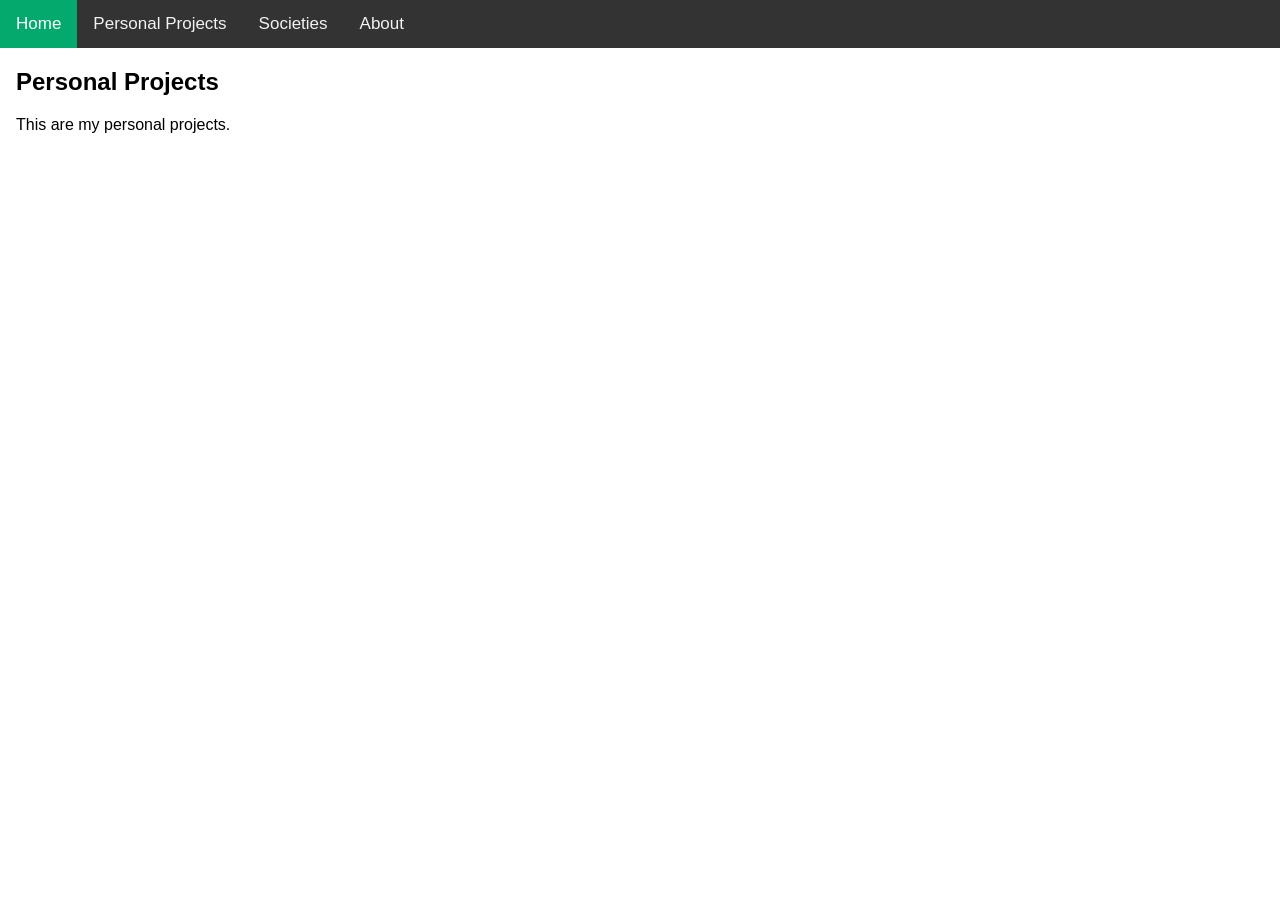
<file: personal_projects.html>
<html>
<head>
<meta name="viewport" content="width=device-width, initial-scale=1">
<style>
body {
  margin: 0;
  font-family: Arial, Helvetica, sans-serif;
}

.topnav {
  overflow: hidden;
  background-color: #333;
}

.topnav a {
  float: left;
  color: #f2f2f2;
  text-align: center;
  padding: 14px 16px;
  text-decoration: none;
  font-size: 17px;
}

.topnav a:hover {
  background-color: #ddd;
  color: black;
}

.topnav a.active {
  background-color: #04AA6D;
  color: white;
}
</style>
</head>
<body>
  <div class="topnav">
  <a class="active" href="index.html">Home</a>
  <a href="personal_projects.html">Personal Projects</a>
  <a href="societies.html">Societies</a>
  <a href="#about">About</a>
  </div>

<div style="padding-left:16px">

  <h2>Personal Projects</h2>
  <p>This are my personal projects.</p>
    </div>
<body>
<html>
</file>
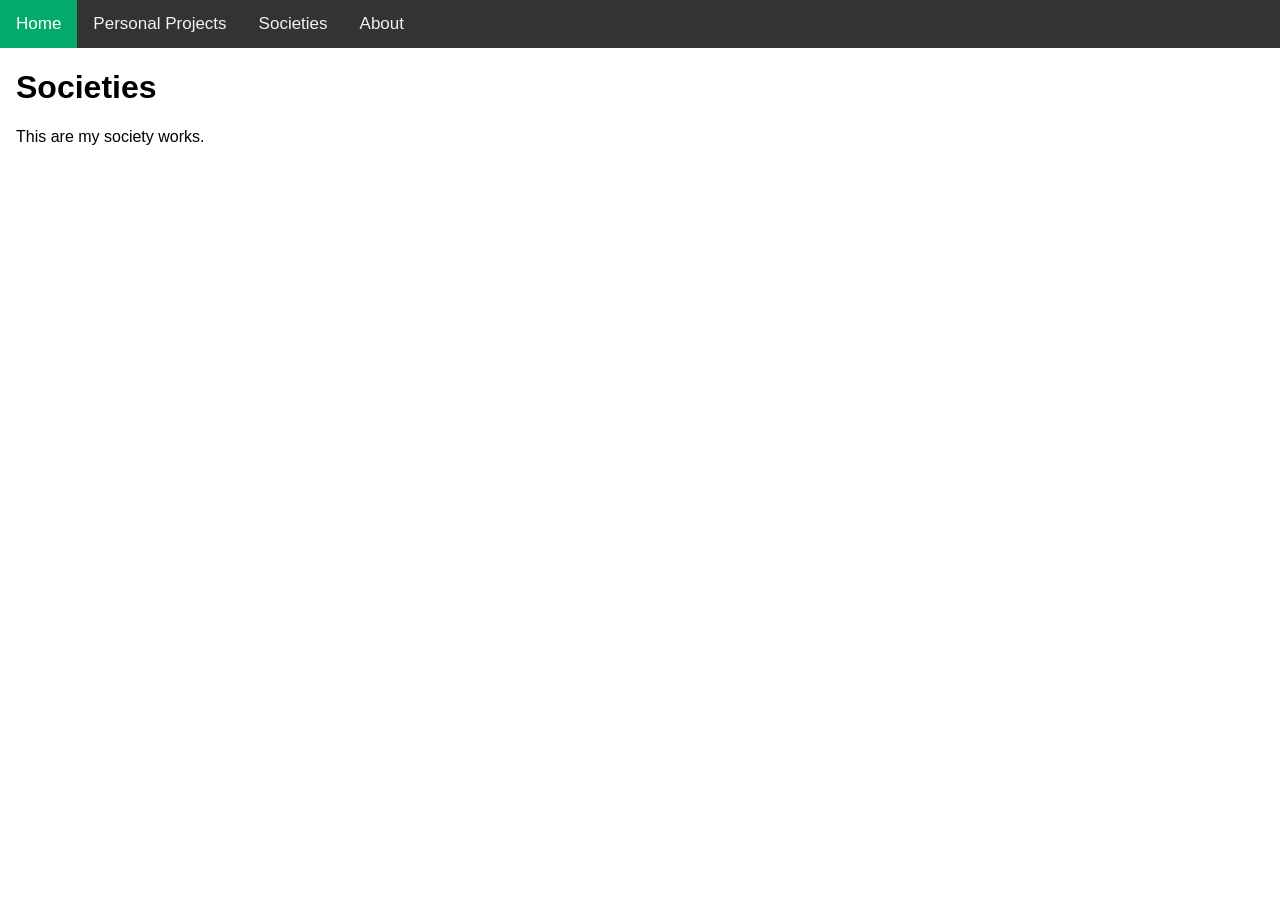
<file: societies.html>
<html>
<head>
<meta name="viewport" content="width=device-width, initial-scale=1">
<style>
body {
  margin: 0;
  font-family: Arial, Helvetica, sans-serif;
}

.topnav {
  overflow: hidden;
  background-color: #333;
}

.topnav a {
  float: left;
  color: #f2f2f2;
  text-align: center;
  padding: 14px 16px;
  text-decoration: none;
  font-size: 17px;
}

.topnav a:hover {
  background-color: #ddd;
  color: black;
}

.topnav a.active {
  background-color: #04AA6D;
  color: white;
}
</style>
</head>
<body>
  <div class="topnav">
  <a class="active" href="index.html">Home</a>
  <a href="personal_projects.html">Personal Projects</a>
  <a href="societies.html">Societies</a>
  <a href="#about">About</a>
  </div>

<div style="padding-left:16px">
  <h1>Societies</h1>
  <p>This are my society works.</p>
</div>

<body>
<html>
</file>
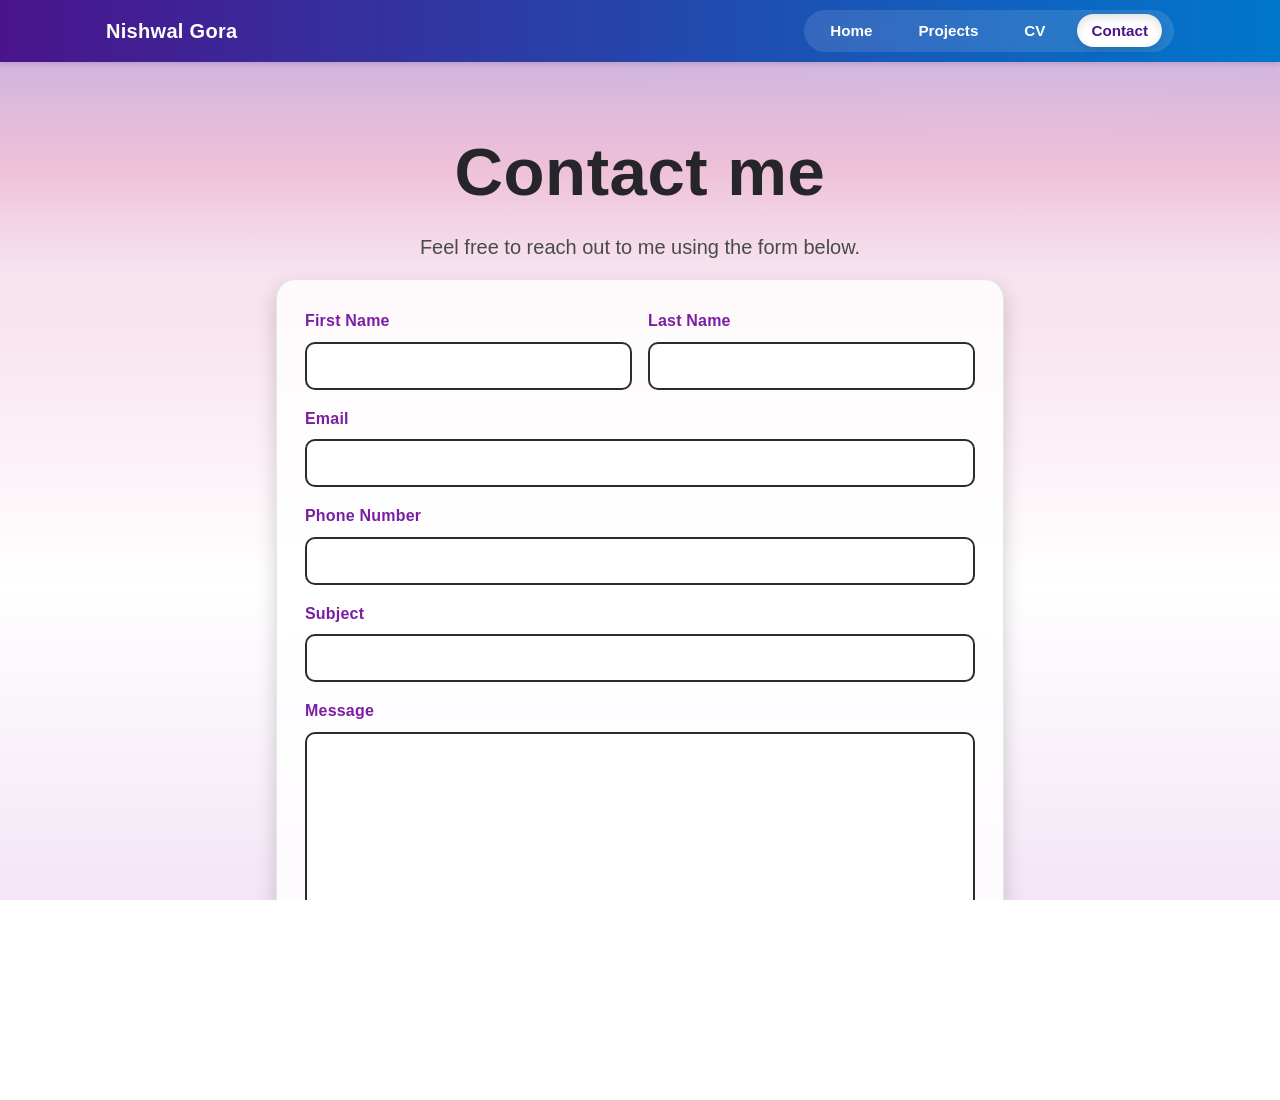
<file: pages/contact.html>
<!DOCTYPE html>
<html lang="en">
<head>
  <meta charset="UTF-8" />
  <meta name="viewport" content="width=device-width, initial-scale=1.0"/>
  <title>Contact Me</title>

  <link rel="stylesheet" href="../stylesheets/contact_style.css" />
  <link rel="stylesheet" href="https://cdnjs.cloudflare.com/ajax/libs/font-awesome/4.7.0/css/font-awesome.min.css"/>

</head>
<body>
  <div id="scroll-progress"></div>

  <!-- Header / pill nav -->
  <header class="site-header">
    <div class="header-inner">
      <a class="brand" href="../index.html">Nishwal Gora</a>
      <nav class="site-nav">
        <ul class="nav-pill">
          <li><a href="../index.html">Home</a></li>
          <li><a href="projects.html">Projects</a></li>
          <li><a href="cv.html">CV</a></li>
          <!-- <li><a href="about.html">About Me</a></li> -->
          <li><a class="active" href="contact.html">Contact</a></li>
        </ul>
      </nav>
    </div>
  </header>

  <!-- Hero title -->
  <section class="contact-hero">
    <h1>Contact me</h1>
    <p>Feel free to reach out to me using the form below.</p>
  </section>

  <!-- Contact form -->
  <!-- ACTION options:
       1) Use Formspree/Netlify/etc. Replace the action with your endpoint.
       2) Keep "#" for now; nothing gets sent.
  -->
  <main class="contact-wrap">
    <form class="contact-form" action="https://formspree.io/f/mjkolopl" method="post" novalidate>
      <div class="grid two">
        <div class="field">
          <label for="firstName">First Name</label>
          <input id="firstName" name="firstName" type="text" autocomplete="given-name" required>
        </div>
        <div class="field">
          <label for="lastName">Last Name</label>
          <input id="lastName" name="lastName" type="text" autocomplete="family-name" required>
        </div>
      </div>

      <div class="field">
        <label for="email">Email</label>
        <input id="email" name="email" type="email" autocomplete="email" required>
      </div>

      <div class="field">
        <label for="phone">Phone Number</label>
        <input id="phone" name="phone" type="tel" autocomplete="tel">
      </div>

      <div class="field">
        <label for="subject">Subject</label>
        <input id="subject" name="subject" type="text" required>
      </div>

      <div class="field">
        <label for="message">Message</label>
        <textarea id="message" name="message" rows="8" required></textarea>
      </div>

      <button class="btn-primary" type="submit">Send</button>
    </form>
  </main>

  <footer>
    <div class="social-links">
      <a href="https://www.linkedin.com/in/nishwal-gora/" class="fa fa-linkedin" target="_blank" rel="noopener noreferrer"></a>
      <a href="https://github.com/Nishwal-G" class="fa fa-github" target="_blank" rel="noopener noreferrer"></a>
    </div>
  </footer>
    <script>
    window.addEventListener("scroll", () => {
      const scrollTop = document.documentElement.scrollTop || document.body.scrollTop;
      const scrollHeight = document.documentElement.scrollHeight - document.documentElement.clientHeight;
      const progress = (scrollTop / scrollHeight) * 100;
      document.getElementById("scroll-progress").style.width = progress + "%";
    });
    </script>

</body>
</html>
</file>
<file: stylesheets/contact_style.css>
:root{
  --primary-color:#333;
  --accent-color:#7b1fa2;      /* rich purple accent */
  --accent-color-2:#d81b60;    /* pink accent for gradients */
  --bg-light:#f9f9f9;
  --font-body:'Palatino Linotype','Book Antiqua',Georgia,serif;
  --font-heading:'Open Sans',sans-serif;
  --radius:14px;
  --spacing-xs:8px;
  --spacing-sm:16px;
  --spacing-md:24px;
  --spacing-lg:32px;
  --shadow-sm:0 1px 3px rgba(0,0,0,.12);
  --shadow-md:0 8px 20px rgba(0,0,0,.18);
}

/* ===== Reset / base ===== */
*{margin:0;padding:0;box-sizing:border-box}
html,body{height:100%}
body{
  font-family:var(--font-body);
  color:#252424;
  line-height:1.6;
  display:flex;
  flex-direction:column;
  min-height:100vh;
  /* subtle page gradient like the screenshot */
  background:
    radial-gradient(1200px 600px at 80% -200px, rgba(255,255,255,.35), transparent 60%),
    linear-gradient(180deg, #ede7f6 0%, #f8e3ee 35%, #ffffff 65%, #f3e5f5 100%);
  background-attachment:fixed;
}

/* ===== Header (pill nav you already use) ===== */
.site-header{
  background:linear-gradient(90deg,#4a148c,#0077cc);
  padding:10px 0;
  box-shadow:0 2px 6px rgba(0,0,0,.15);
}
.header-inner{
  max-width:1100px;
  margin:0 auto;
  padding:0 16px;
  display:flex;align-items:center;justify-content:space-between;gap:12px
}
.brand{
  font-family:var(--font-heading);font-weight:700;font-size:1.25rem;color:#fff;text-decoration:none;letter-spacing:.3px
}
.site-nav .nav-pill{
  list-style:none;display:flex;gap:clamp(8px,2vw,18px);
  padding:8px 12px;margin:0;border-radius:9999px;
  background:rgba(255,255,255,.12);backdrop-filter:blur(4px)
}
.site-nav .nav-pill a{
  color:#fff;text-decoration:none;font-family:var(--font-heading);font-weight:600;
  font-size:.95rem;padding:8px 14px;border-radius:9999px;
  transition:background .25s,color .25s,transform .15s
}
.site-nav .nav-pill a:hover{background:rgba(255,255,255,.22);transform:translateY(-1px)}
.site-nav .nav-pill a.active{background:#fff;color:#4a148c;box-shadow:inset 0 4px 10px rgba(0,0,0,.12),0 3px 10px rgba(0,0,0,.12)}

/* ===== Mobile header fixes (match CV) ===== */
@media (max-width: 768px){
  .header-inner{
    flex-direction: column;
    gap: 10px;
  }
  .site-nav .nav-pill{
    flex-wrap: wrap;
    justify-content: center;
    padding: 6px 10px;
  }
  .site-nav .nav-pill a{
    padding: 8px 12px;
  }
}

/* Safety: prevent accidental horizontal scroll from any element */
html, body { overflow-x: hidden; }


/* ===== Hero title ===== */
.contact-hero{
  text-align:center;
  padding: clamp(28px, 6vw, 56px) 16px 8px;
  background:
    linear-gradient(180deg, rgba(123,31,162,.25), rgba(216,27,96,.18), rgba(255,255,255,0));
}
.contact-hero h1{
  font-family:var(--font-heading);
  font-weight:800;
  letter-spacing:.5px;
  font-size: clamp(2.2rem, 6vw, 4.2rem);
  color:#26252a;
}
.contact-hero p{
  font-family:var(--font-heading);
  color:#4a4a4a;
  font-size: clamp(1rem, 2.6vw, 1.25rem);
  margin-top:6px;
}

/* ===== Form wrapper ===== */
.contact-wrap{
  width:100%;
  max-width:760px;
  margin: 8px auto var(--spacing-lg);
  padding: 0 16px;
}

.contact-form{
  background:rgba(255,255,255,.82);
  backdrop-filter: blur(4px);
  border:1px solid #e6e6e6;
  border-radius:20px;
  padding: clamp(16px, 3.5vw, 28px);
  box-shadow: var(--shadow-md);
}

/* grid for first/last name */
.grid.two{
  display:grid;
  grid-template-columns:1fr 1fr;
  gap:16px;
}
@media (max-width:720px){
  .grid.two{grid-template-columns:1fr}
}

/* fields */
.field{display:flex;flex-direction:column;gap:8px;margin-bottom:16px}
label{
  font-family:var(--font-heading);
  color:var(--accent-color);
  font-weight:700;
  letter-spacing:.2px;
}

/* inputs */
input,textarea{
  width:100%;
  font-size:1.05rem;
  padding:12px 14px;
  border:2px solid #2d2b2b;
  border-radius:10px;
  background:#fff;
  transition:border-color .2s, box-shadow .2s, background .2s;
}
textarea{resize:vertical}
input:focus, textarea:focus{
  outline:none;
  border-color: var(--accent-color);
  box-shadow: 0 0 0 4px rgba(123,31,162,.15);
}

/* captcha + button */
.captcha-row{
  margin: 6px 0 18px;
  display:flex;
  justify-content:flex-start;
}
.btn-primary{
  width:100%;
  display:inline-block;
  text-align:center;
  border:none;
  border-radius:12px;
  padding:14px 18px;
  font-family:var(--font-heading);
  font-weight:700;
  font-size:1.2rem;
  color:#fff;
  background: linear-gradient(90deg, #6a1b9a, #7b1fa2 50%, #8e24aa);
  box-shadow: 0 6px 0 #3b0a63, 0 10px 24px rgba(123,31,162,.35);
  cursor:pointer;
  transition: transform .05s ease, box-shadow .2s ease, opacity .2s;
}
.btn-primary:hover{opacity:.95}
.btn-primary:active{transform: translateY(2px); box-shadow: 0 3px 0 #3b0a63, 0 8px 18px rgba(123,31,162,.3);}

/* ===== Footer ===== */
footer{
  margin-top:auto;
  background:#333;color:#fff;text-align:center;padding:12px 0
}
.social-links a{
  color:#fff;font-size:1.5em;margin:0 8px;display:inline-block;
  transition:transform .2s,opacity .2s
}
.social-links a:hover{transform:scale(1.1);opacity:.85}

/* ===== Reduced motion ===== */
@media (prefers-reduced-motion: reduce){
  *{transition:none !important; animation:none !important}
}

#scroll-progress {
  position: fixed;
  top: 0;
  left: 0;
  height: 5px;  /* thickness of the bar */
  background: linear-gradient(90deg, #4a148c, #0077cc);
  width: 0%;
  z-index: 9999;
  transition: width 0.15s ease-out;
}

/* ================= Fade in ================= */

.fade-in {
  opacity: 0;
  transform: translateY(20px); /* slight slide up */
  will-change: opacity, transform;
  transition: opacity 0.6s ease-out, transform 0.6s ease-out;
}

.fade-in.visible {
  opacity: 1;
  transform: translateY(0);
}
</file>
